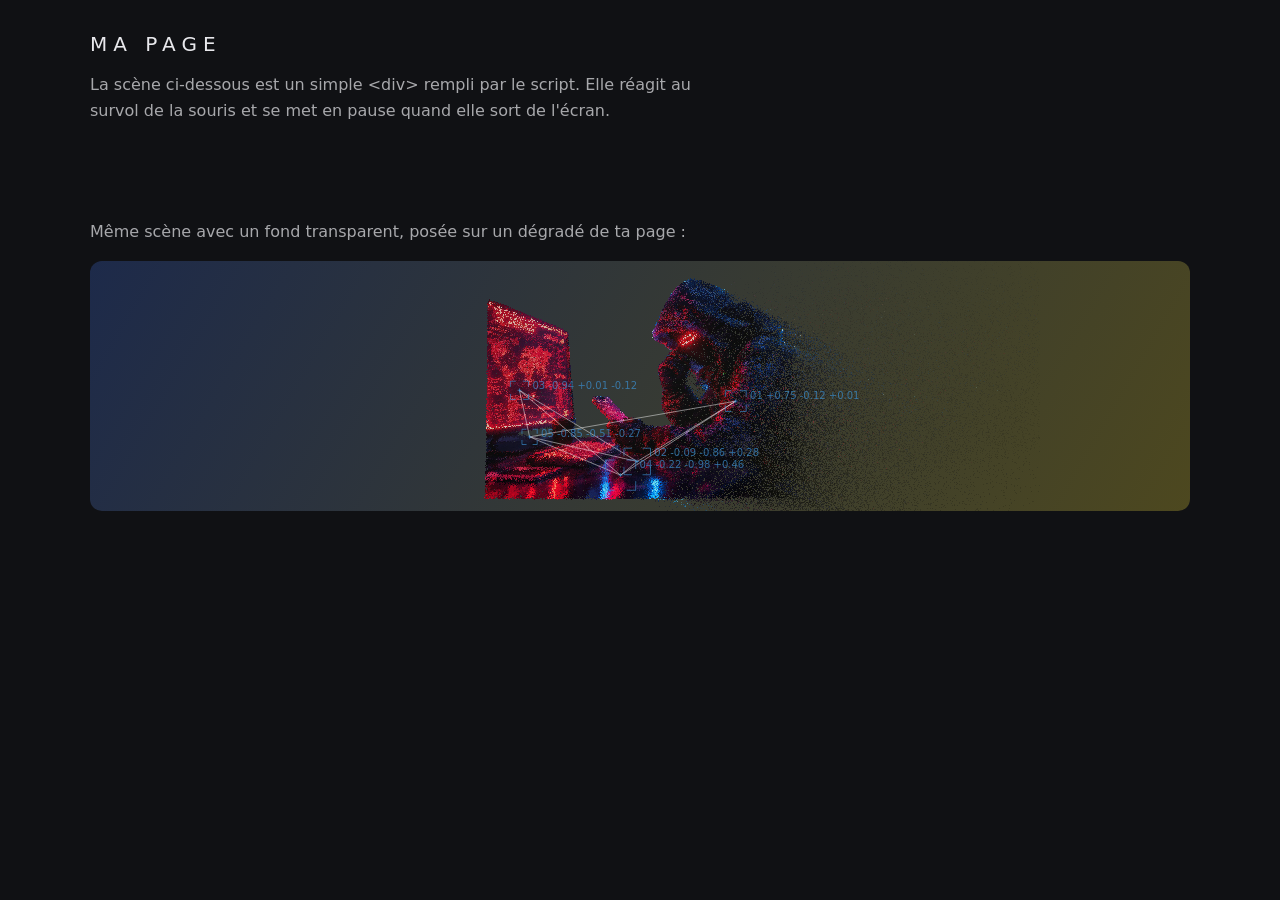
<file: exemple.html>
<!doctype html>
<html lang="fr">

<head>
  <meta charset="utf-8">
  <meta name="viewport" content="width=device-width,initial-scale=1">
  <title>Exemple d'intégration Nuée</title>
  <style>
    body {
      margin: 0;
      background: #101114;
      color: #e8e8ec;
      font-family: system-ui, sans-serif
    }

    header,
    section {
      max-width: 1100px;
      margin: 0 auto;
      padding: 32px 20px
    }

    h1 {
      font-weight: 300;
      letter-spacing: .3em;
      text-transform: uppercase;
      font-size: 20px;
      margin: 0 0 8px
    }

    p {
      opacity: .7;
      line-height: 1.6;
      max-width: 62ch
    }

    .hero {
      width: 100%;
      height: 520px
    }

    .band {
      background: linear-gradient(120deg, #1d2a4a, #4d481f);
      border-radius: 12px;
      overflow: hidden
    }

    .band .hero {
      height: 250px;
      max-width: 800px;
      margin: 0 auto;
    }
  </style>
</head>
<body>
  <header>
    <h1>Ma page</h1>
    <p>La scène ci-dessous est un simple &lt;div&gt; rempli par le script. Elle réagit au survol de la souris et se met
      en pause quand elle sort de l'écran.</p>
  </header>
  <section>
    <p>Même scène avec un fond transparent, posée sur un dégradé de ta page :</p>
    <div class="band">
      <div class="hero" 
      data-nuee="assets/json/nuee-scene.json" 
      data-nuee-transparent="true" 
      data-nuee-density="210000" 
      data-nuee-drag="true" 
      data-nuee-resolution="0.5"
      data-nuee-interactive="true"></div>
    </div>
    </div>
  </section>
  <script src="assets/js/nuee-embed.js"></script>
</body>

</html>
</file>
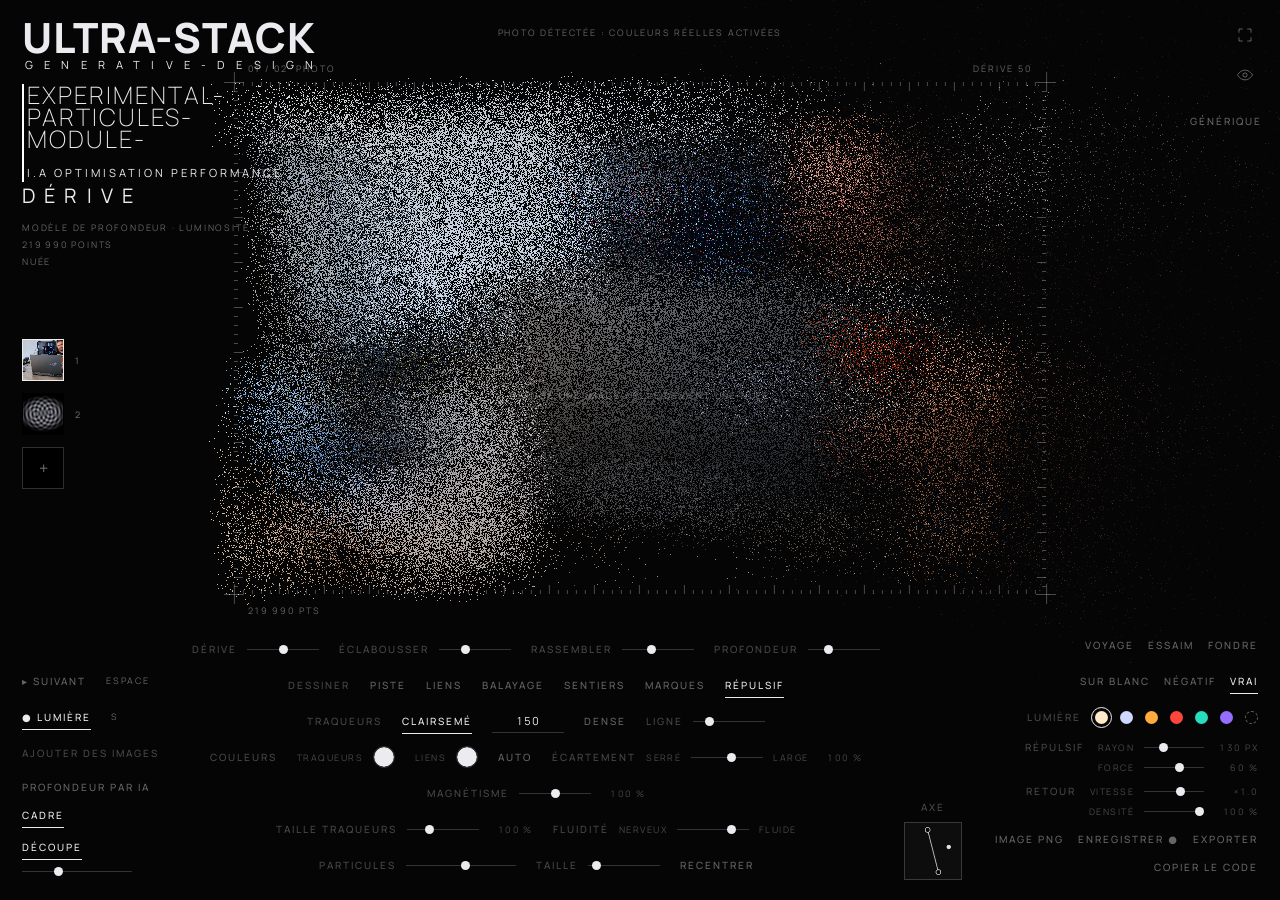
<file: particules.html>
<!doctype html>
<html lang="fr">

<head>
  <meta charset="utf-8">
  <meta name="viewport" content="width=device-width,initial-scale=1,viewport-fit=cover">
  <meta name="theme-color" content="#050506">
  <title>Ultra-Stack</title>
  <link rel="preconnect" href="https://fonts.googleapis.com">
  <link rel="preconnect" href="https://fonts.gstatic.com" crossorigin>
  <link href="https://fonts.googleapis.com/css2?family=Manrope:wght@300;400;500;600&display=swap" rel="stylesheet">
  <link rel="shortcut icon" href="favicon.ico" type="image/x-icon">
  <link rel="stylesheet" href="assets/css/main.css">
</head>

<body>
  <canvas id="c" aria-label="Nuée de particules générée à partir de ton image"></canvas>

  <div id="ui">
    <div class="tl keep">
      <h2 class="alpha-title">Ultra-Stack</h2>
      <small class="alpha-title__sub">Generative-design</small>
      <hgroup class="info-content">
        <h2 class="beta-title">Experimental-<br>Particules-<br>Module-</h2>
        <small class="beta-title__sub">I.A optimisation performance</small>
      </hgroup>
      <div id="title">Dérive</div>
      <div class="sm" id="l1">Modèle de profondeur · luminosité</div>
      <div class="sm" id="l2">0 points</div>
      <div class="sm">Nuée</div>
    </div>

    <div class="tr keep">
      <button class="ib" id="fs" aria-label="Plein écran" title="Plein écran (F)"><svg viewBox="0 0 24 24">
          <path d="M4 9V4h5M15 4h5v5M20 15v5h-5M9 20H4v-5" />
        </svg></button>
      <button class="ib" id="hide" aria-label="Masquer l’interface" title="Masquer / afficher l’interface (H)"><svg
          viewBox="0 0 24 24">
          <path d="M2 12s3.6-6.5 10-6.5S22 12 22 12s-3.6 6.5-10 6.5S2 12 2 12z" />
          <circle cx="12" cy="12" r="2.8" />
        </svg></button>
      <button id="credBtn" class="lab" style="opacity:1;margin-top:10px">Générique</button>
    </div>
    <div id="credits" class="sm">Nuée est une création libre, inspirée par Gather · 聚 de DAO.<br>Profondeur : Depth
      Anything V2 Small (Apache 2.0), via Transformers.js. Typographie : Manrope (OFL).</div>

    <div id="thumbs"></div>

    <div id="bottom">
      <div class="col l">
        <div class="line"><button id="next">▸ Suivant</button><span class="sm">Espace</span></div>
        <div class="line"><button id="light" aria-pressed="true">● Lumière</button><span class="sm">S</span></div>
        <div class="line"><label for="file" class="lab" style="cursor:pointer;padding:6px 0">Ajouter des
            images</label><input id="file" type="file" accept="image/*" multiple hidden></div>
        <div class="line"><button id="ai" aria-pressed="false">Profondeur par IA</button><button id="hud"
            aria-pressed="true">Cadre</button></div>
        <div class="line"><button id="cut" aria-pressed="true">Découpe</button><input id="cutT" class="w" type="range"
            min="5" max="100" value="35" aria-label="Seuil de découpe du fond"></div>
      </div>

      <div class="col c">
        <div class="line">
          <div class="fs"><span class="lab">Dérive</span><input id="fDrift" type="range" min="0" max="100" value="50"
              aria-label="Dérive"></div>
          <div class="fs"><span class="lab">Éclabousser</span><input id="fSplash" type="range" min="0" max="100"
              value="35" aria-label="Éclabousser"></div>
          <div class="fs"><span class="lab">Rassembler</span><input id="fGather" type="range" min="0" max="100"
              value="40" aria-label="Rassembler"></div>
          <div class="fs"><span class="lab">Profondeur</span><input id="fDepth" type="range" min="0" max="100"
              value="60" aria-label="Profondeur"></div>
        </div>
        <div class="line">
          <span class="lab">Dessiner</span>
          <button id="track" aria-pressed="false">Piste</button>
          <button id="links" aria-pressed="false">Liens</button>
          <button id="scan" aria-pressed="false">Balayage</button>
          <button id="trails" aria-pressed="false">Sentiers</button>
          <button id="marks" aria-pressed="false">Marques</button>
          <button id="mtrail" aria-pressed="true" title="Les particules fuient le pointeur au survol">Répulsif</button>
        </div>
        <div class="line">
          <span class="lab">Traqueurs</span>
          <button id="sparse" class="on">Clairsemé</button>
          <input id="trackers" class="num" type="number" min="0" max="5000" step="1" value="150" inputmode="numeric"
            aria-label="Nombre de traqueurs">
          <button id="dense">Dense</button>
          <span class="fs"><span class="lab">Ligne</span><input id="line" type="range" min="3" max="30" value="8"
              aria-label="Épaisseur des lignes"></span>
        </div>
        <div class="line">
          <span class="lab">Couleurs</span>
          <label class="fs"><span class="end">Traqueurs</span><input id="trkCol" class="sw" type="color" value="#ececf0"
              aria-label="Couleur des traqueurs"></label>
          <label class="fs"><span class="end">Liens</span><input id="linkCol" class="sw" type="color" value="#ececf0"
              aria-label="Couleur des liens"></label>
          <button id="colAuto" title="Revenir à la couleur automatique">Auto</button>
          <span class="fs"><span class="lab">Écartement</span><span class="end">serré</span><input id="trkSpr"
              type="range" min="20" max="160" step="1" value="100"
              aria-label="Écartement des traqueurs : serrés à gauche, écartés à droite"><span
              class="end">large</span><span class="end rv" id="trkSprv">100 %</span></span>
        </div>
        <div class="line">
          <span class="fs"><span class="lab">Magnétisme</span><input id="trkMag" type="range" min="0" max="200" step="1"
              value="100" aria-label="Intensité du magnétisme des traqueurs envers le curseur"><span class="end rv"
              id="trkMagv">100 %</span></span>
        </div>
        <div class="line">
          <span class="fs"><span class="lab">Taille traqueurs</span><input id="trkSz" type="range" min="20" max="300"
              step="1" value="100" aria-label="Taille des traqueurs"><span class="end rv" id="trkSzv">100
              %</span></span>
          <span class="fs"><span class="lab">Fluidité</span><span class="end">nerveux</span><input id="trkFl"
              type="range" min="0" max="100" value="80"
              aria-label="Fluidité des traqueurs : nerveux à gauche, fluide à droite"><span
              class="end">fluide</span></span>
        </div>
        <div class="line">
          <span class="fs"><span class="lab">Particules</span><input id="density" class="w" type="range" min="3000"
              max="400000" step="1000" value="80000" aria-label="Particules"></span>
          <span class="fs"><span class="lab">Taille</span><input id="size" type="range" min="6" max="40" value="10"
              aria-label="Taille"></span>
          <button id="reset">Recentrer</button>
        </div>
      </div>

      <div class="col w">
        <span class="lab">Axe</span>
        <div id="axis" tabindex="0" role="img"
          aria-label="Axe de dissipation de la dérive : glisse le point pour régler la direction et l’intensité"
          title="Axe de dissipation (double-clic : réinitialiser)"><canvas id="axc" width="116" height="116"></canvas>
        </div>
      </div>

      <div class="col r">
        <div class="line" id="g-flow">
          <button data-v="travel">Voyage</button><button data-v="swarm">Essaim</button><button
            data-v="melt">Fondre</button>
        </div>
        <div class="line">
          <button id="white" aria-pressed="false">Sur blanc</button>
          <button id="neg" aria-pressed="false">Négatif</button>
          <button id="true" aria-pressed="false">Vrai</button>
        </div>
        <div class="line"><span class="lab">Lumière</span>
          <div class="dots" id="dots"></div>
        </div>
        <div class="line"><span class="lab">Répulsif</span>
          <span class="fs"><span class="end">Rayon</span><input id="repR" type="range" min="20" max="400" step="1"
              value="130" aria-label="Rayon du répulsif en pixels"><span class="end rv" id="repRv">130 px</span></span>
          <span class="fs"><span class="end">Force</span><input id="rep" type="range" min="0" max="100" step="1"
              value="60" aria-label="Force de répulsion"><span class="end rv" id="repv">60 %</span></span>
        </div>
        <div class="line"><span class="lab">Retour</span>
          <span class="fs"><span class="end">Vitesse</span><input id="retS" type="range" min="0" max="100" step="1"
              value="63" aria-label="Vitesse de reconstruction"><span class="end rv" id="retSv">×1.0</span></span>
          <span class="fs"><span class="end">Densité</span><input id="retD" type="range" min="0" max="100" step="1"
              value="100" aria-label="Densité de particules qui se reconstruisent en même temps"><span class="end rv"
              id="retDv">100 %</span></span>
        </div>
        <div class="line"><button id="png">Image PNG</button><button id="rec">Enregistrer ●</button><button id="exp"
            title="Télécharge la scène (réglages + image) pour nuee-embed.js">Exporter</button><button id="copyCode"
            title="Copie le code à coller dans ton site">Copier le code</button></div>
      </div>
    </div>
  </div>

  <div id="hint" class="sm">Dépose une image : elle devient une nuée</div>
  <div id="drop"><span class="sm">Dépose tes images ici</span></div>
  <div id="status" class="sm"></div>

  <script src="assets/js/storage.js"></script>
  <script src="assets/js/globale.js"></script>
</body>

</html>
</file>
<file: assets/css/main.css>
.info-content {
  margin: 0;
  padding: 0;
  height: auto;
  width: 100%;
  text-align: left;
  border-left: 2px solid #fff;
}
.alpha-title {
  margin: 0;
  padding: 0;
  font-weight: 800;
  font-size: 2.6rem;
  color: var(--fg);
  font-family: var(--font);
  text-transform: uppercase;
  line-height: 30px;
  letter-spacing: 1px;
}

.alpha-title__sub {
  margin: 0 0 0 3px;
  padding: 0;
  font-size: 0.7rem;
  letter-spacing: 0.7rem;
  color: var(--fg);
  font-family: var(--font);
  text-transform: uppercase;
}
.beta-title {
  font-weight: 200;
  font-size: 1.5rem;
  color: var(--fg);
  font-family: var(--font);
  text-transform: uppercase;
  letter-spacing: 2px;
  margin: 10px 0 10px 3px;
  line-height: 22px;
}
.beta-title__sub {
  margin: 10px 0 10px 3px;
  padding: 0;
  font-size: 0.7rem;
  letter-spacing: 3px;
  color: var(--fg);
  font-family: var(--font);
  text-transform: uppercase;
}
.login-container {
  height: auto;
  width: 100%;
  padding: 5px;
  display: flex;
  flex-flow: row wrap;
  align-items: center;
  justify-content: space-evenly;
}
input[type="text"],
input[type="password"]{
  height: 2vh;
  width: 8vw;
  margin: 5px;
  color: var(--fg);
  border: 0.1em solid #000;
  border-radius: 5px;
  text-align: center;
}
input[type="submit"] {
  height: 2vh;
  width: auto;
  color: var(--fg);
  text-align: center;
}
.log-info {
  font-size: 0.9rem;
  color: var(--fg);
  letter-spacing: 1px;
}
/* Concept : un instrument d'observation. L'image devient nuée au centre d'un cadre gradué, l'interface se range en bordure. */
:root {
  --bg: #050506;
  --fg: #ececf0;
  --dim: rgba(236, 236, 240, 0.42);
  --line: rgba(236, 236, 240, 0.2);
  --panel: rgba(5, 5, 6, 0.86);
  --font: "Manrope", system-ui, -apple-system, "Segoe UI", sans-serif;
  color-scheme: dark;
}
* {
  box-sizing: border-box;
}
html,
body {
  height: 100%;
  margin: 0;
  background: var(--bg);
  color: var(--fg);
  font-family: var(--font);
  overflow: hidden;
  -webkit-tap-highlight-color: transparent;
}
canvas {
  position: fixed;
  inset: 0;
  width: 100%;
  height: 100%;
  display: block;
}
button {
  font: inherit;
  color: var(--dim);
  background: none;
  border: 0;
  padding: 6px 0;
  cursor: pointer;
  letter-spacing: 0.2em;
  text-transform: uppercase;
  font-size: 10px;
  font-weight: 500;
  transition: color 0.2s;
}
button:hover {
  color: var(--fg);
}
button:focus-visible,
input:focus-visible {
  outline: 1px solid var(--fg);
  outline-offset: 3px;
}
button.on,
button[aria-pressed="true"] {
  color: var(--fg);
  box-shadow: inset 0 -1px 0 var(--fg);
}
.sm {
  font-size: 9px;
  letter-spacing: 0.2em;
  text-transform: uppercase;
  color: var(--dim);
  line-height: 1.9;
}
.lab {
  font-size: 10px;
  letter-spacing: 0.2em;
  text-transform: uppercase;
  color: var(--dim);
  font-weight: 500;
  opacity: 0.7;
}
#ui.off > *:not(.keep) {
  display: none !important;
}
#ui.off #bottom {
  display: none !important;
}

.tl {
  position: fixed;
  top: max(22px, env(safe-area-inset-top));
  left: max(22px, env(safe-area-inset-left));
  pointer-events: none;
}
#title {
  font-size: 20px;
  font-weight: 400;
  letter-spacing: 0.46em;
  text-transform: uppercase;
  margin-bottom: 10px;
}
.tr {
  position: fixed;
  top: max(18px, env(safe-area-inset-top));
  right: max(18px, env(safe-area-inset-right));
  display: flex;
  flex-direction: column;
  align-items: flex-end;
  gap: 6px;
}
.ib {
  width: 34px;
  height: 34px;
  display: grid;
  place-items: center;
  padding: 0;
  box-shadow: none !important;
}
.ib svg {
  width: 18px;
  height: 18px;
  fill: none;
  stroke: currentColor;
  stroke-width: 1.2;
}
#credits {
  position: fixed;
  top: max(60px, calc(env(safe-area-inset-top) + 44px));
  right: max(22px, env(safe-area-inset-right));
  max-width: 260px;
  text-align: right;
  display: none;
}
#credits.on {
  display: block;
}
#thumbs {
  position: fixed;
  left: max(22px, env(safe-area-inset-left));
  top: 46%;
  transform: translateY(-50%);
  display: flex;
  flex-direction: column;
  gap: 12px;
}
.th {
  position: relative;
  width: 42px;
  height: 42px;
  padding: 0;
  border: 1px solid transparent;
  background: #000;
  box-shadow: none !important;
  display: block;
}
.th canvas {
  position: static;
  width: 100%;
  height: 100%;
  display: block;
  opacity: 0.7;
}
.th.on {
  border-color: var(--fg);
}
.th.on canvas {
  opacity: 1;
}
.th i {
  position: absolute;
  left: 52px;
  top: 50%;
  transform: translateY(-50%);
  font-style: normal;
  font-size: 9px;
  letter-spacing: 0.1em;
  color: var(--dim);
}
.th.add {
  border: 1px solid var(--line);
  color: var(--dim);
  font-size: 16px;
  letter-spacing: 0;
}

#bottom {
  position: fixed;
  left: 0;
  right: 0;
  bottom: 0;
  display: grid;
  grid-template-columns: minmax(0, 0.7fr) auto auto minmax(0, 1.3fr);
  gap: 24px;
  align-items: end;
  padding: 0 max(22px, env(safe-area-inset-right))
    max(20px, env(safe-area-inset-bottom)) max(22px, env(safe-area-inset-left));
}
.col {
  display: flex;
  flex-direction: column;
  gap: 6px;
  min-width: 0;
}
.col.r .line {
  gap: 2px 14px;
}
.col.r input[type="range"] {
  width: 60px;
}
.col.l {
  align-items: flex-start;
}
.col.c {
  align-items: center;
}
.col.r {
  align-items: flex-end;
}
.line {
  display: flex;
  align-items: center;
  flex-wrap: wrap;
  gap: 2px 20px;
  min-height: 30px;
}
.col.c .line {
  justify-content: center;
}
.col.r .line {
  justify-content: flex-end;
}
.k {
  display: inline-flex;
  gap: 10px;
  align-items: baseline;
}
.k small {
  font-size: 9px;
  letter-spacing: 0.15em;
  color: var(--dim);
  opacity: 0.7;
}
.fs {
  display: flex;
  align-items: center;
  gap: 10px;
}
input.num {
  width: 72px;
  background: transparent;
  color: var(--fg);
  border: 0;
  border-bottom: 1px solid var(--line);
  padding: 4px 2px;
  font: inherit;
  font-size: 11px;
  letter-spacing: 0.12em;
  text-align: center;
  font-variant-numeric: tabular-nums;
  -moz-appearance: textfield;
  appearance: textfield;
  border-radius: 0;
}
input.num::-webkit-outer-spin-button,
input.num::-webkit-inner-spin-button {
  -webkit-appearance: none;
  margin: 0;
}
input.num:focus {
  outline: none;
  border-bottom-color: var(--fg);
}
input[type="range"] {
  -webkit-appearance: none;
  appearance: none;
  background: transparent;
  height: 18px;
  margin: 0;
  width: 72px;
}
input[type="range"].w {
  width: 110px;
}
input[type="range"]::-webkit-slider-runnable-track {
  height: 1px;
  background: var(--line);
}
input[type="range"]::-webkit-slider-thumb {
  -webkit-appearance: none;
  width: 9px;
  height: 9px;
  border-radius: 50%;
  background: var(--fg);
  margin-top: -4px;
  border: 0;
}
input[type="range"]::-moz-range-track {
  height: 1px;
  background: var(--line);
}
input[type="range"]::-moz-range-thumb {
  width: 9px;
  height: 9px;
  border: 0;
  border-radius: 50%;
  background: var(--fg);
}
.sw {
  -webkit-appearance: none;
  appearance: none;
  width: 22px;
  height: 22px;
  padding: 0;
  border: 1px solid var(--line);
  border-radius: 50%;
  background: none;
  cursor: pointer;
  overflow: hidden;
}
.sw::-webkit-color-swatch-wrapper {
  padding: 0;
}
.sw::-webkit-color-swatch {
  border: 0;
  border-radius: 50%;
}
.sw::-moz-color-swatch {
  border: 0;
  border-radius: 50%;
}
.rv {
  min-width: 44px;
  text-align: right;
  font-variant-numeric: tabular-nums;
  opacity: 1;
}
.end {
  font-size: 9px;
  letter-spacing: 0.16em;
  text-transform: uppercase;
  color: var(--dim);
  opacity: 0.7;
}
.col.w {
  align-items: center;
  gap: 8px;
}
#axis {
  width: 58px;
  height: 58px;
  border: 1px solid var(--line);
  background: rgba(128, 128, 128, 0.07);
  touch-action: none;
  cursor: crosshair;
}
#axis canvas {
  position: static;
  width: 100%;
  height: 100%;
  display: block;
}
.dots {
  display: flex;
  gap: 12px;
  align-items: center;
}
.dot {
  width: 13px;
  height: 13px;
  border-radius: 50%;
  padding: 0;
  border: 1px solid transparent;
  box-shadow: none !important;
  outline-offset: 3px;
}
.dot.on {
  outline: 1px solid var(--fg);
}
.dot.auto {
  background: transparent;
  border: 1px dashed var(--dim);
}
#drop {
  position: fixed;
  inset: 0;
  display: none;
  align-items: center;
  justify-content: center;
  background: rgba(5, 5, 6, 0.78);
  z-index: 5;
  pointer-events: none;
  color: #ececf0;
}
#drop.on {
  display: flex;
}
#hint {
  position: fixed;
  left: 50%;
  top: 44%;
  transform: translate(-50%, -50%);
  color: var(--dim);
  opacity: 0;
  text-align: center;
  pointer-events: none;
  transition: opacity 0.6s;
}
#hint.on {
  opacity: 1;
}
#status {
  position: fixed;
  left: 50%;
  top: max(24px, env(safe-area-inset-top));
  transform: translateX(-50%);
  pointer-events: none;
  text-align: center;
}

@media (max-width: 980px) {
  .login-container {
    margin: 0;
    flex-flow: column wrap;
  }
  input[type="text"],
  input[type="password"]{
    height: 3vh;
    width: 12vw;
    margin: 5px;
  }
  input[type="submit"] {
    margin: 5px;
    height: 3vh;
    width: auto;
  }
  #bottom {
    grid-template-columns: 1fr;
    gap: 12px;
    background: var(--panel);
    backdrop-filter: blur(14px);
    -webkit-backdrop-filter: blur(14px);
    border-top: 1px solid var(--line);
    padding-top: 12px;
    max-height: 46vh;
    overflow: auto;
  }
  .col.l,
  .col.c,
  .col.r {
    align-items: flex-start;
  }
  .col.c .line,
  .col.r .line {
    justify-content: flex-start;
  }
  #title {
    font-size: 15px;
  }
  #thumbs {
    top: 30%;
  }
}
@media (prefers-reduced-motion: reduce) {
  * {
    transition: none !important;
  }
}
</file>
